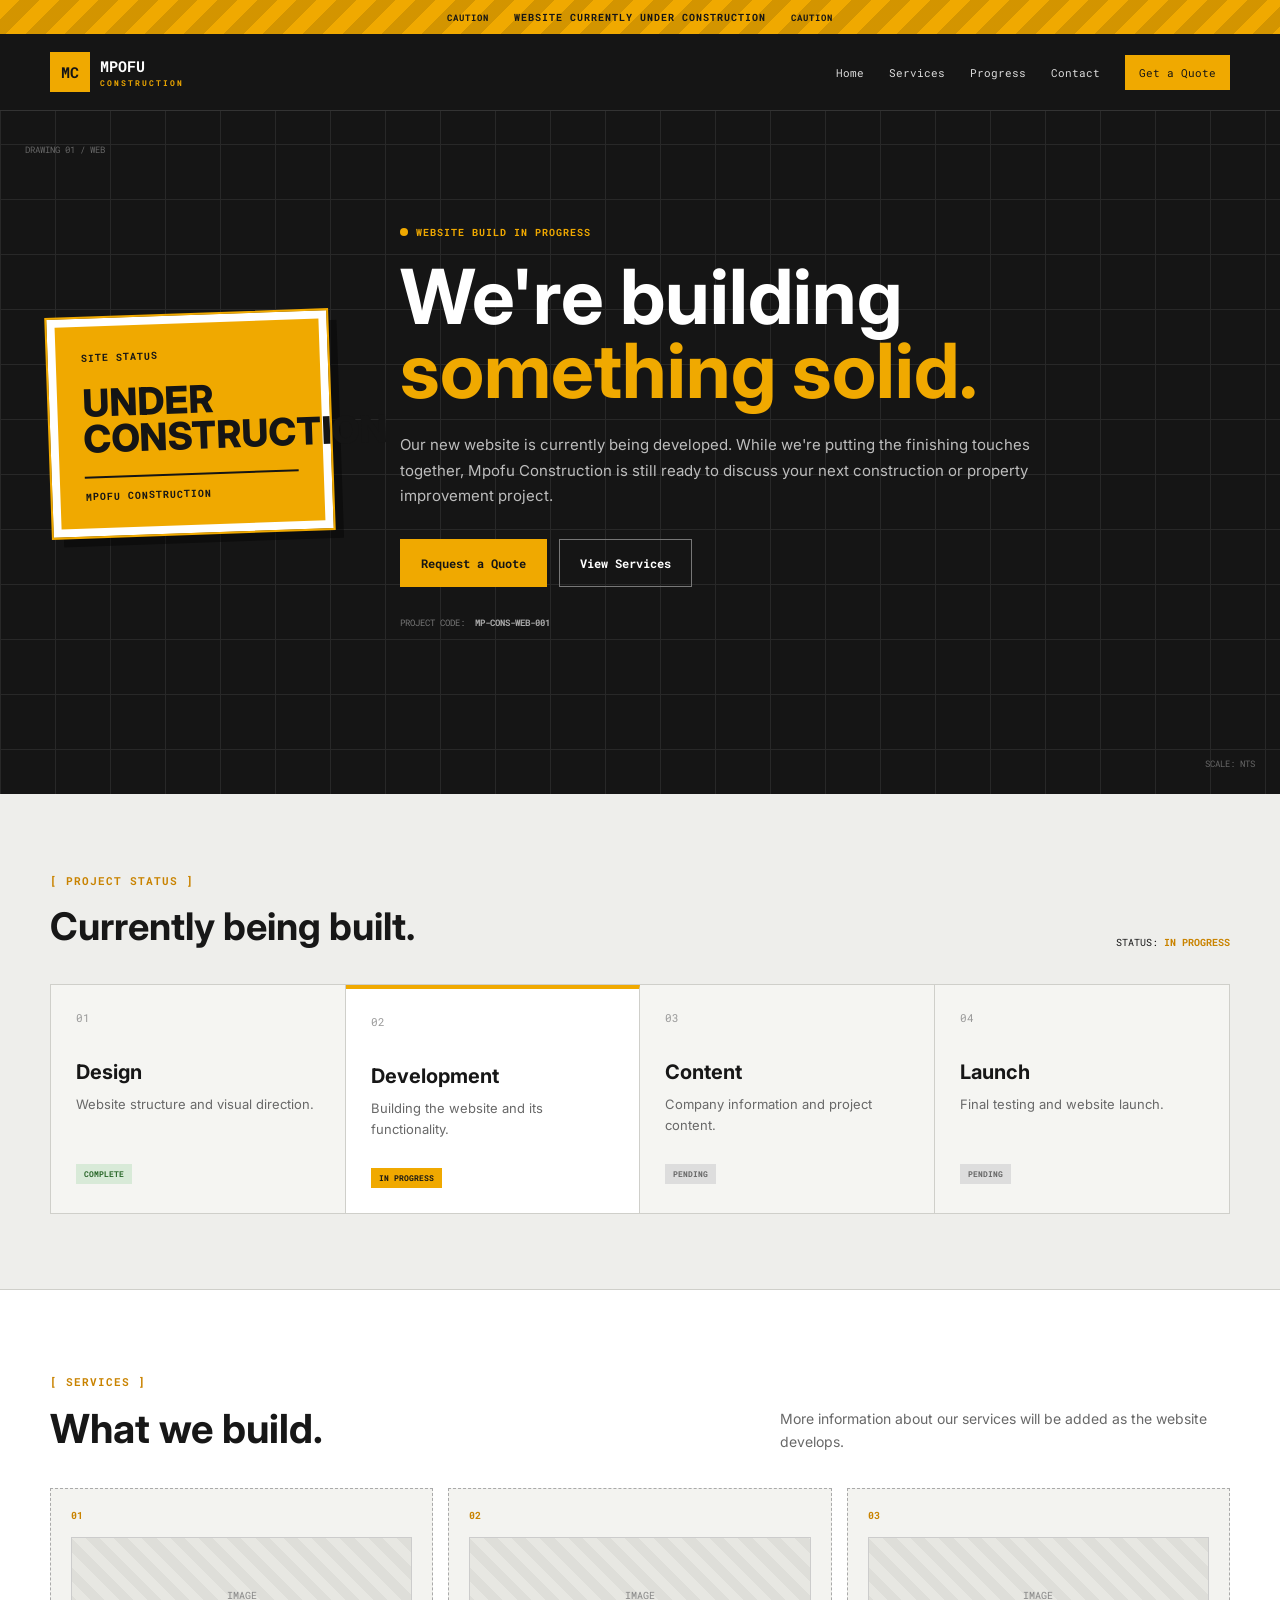
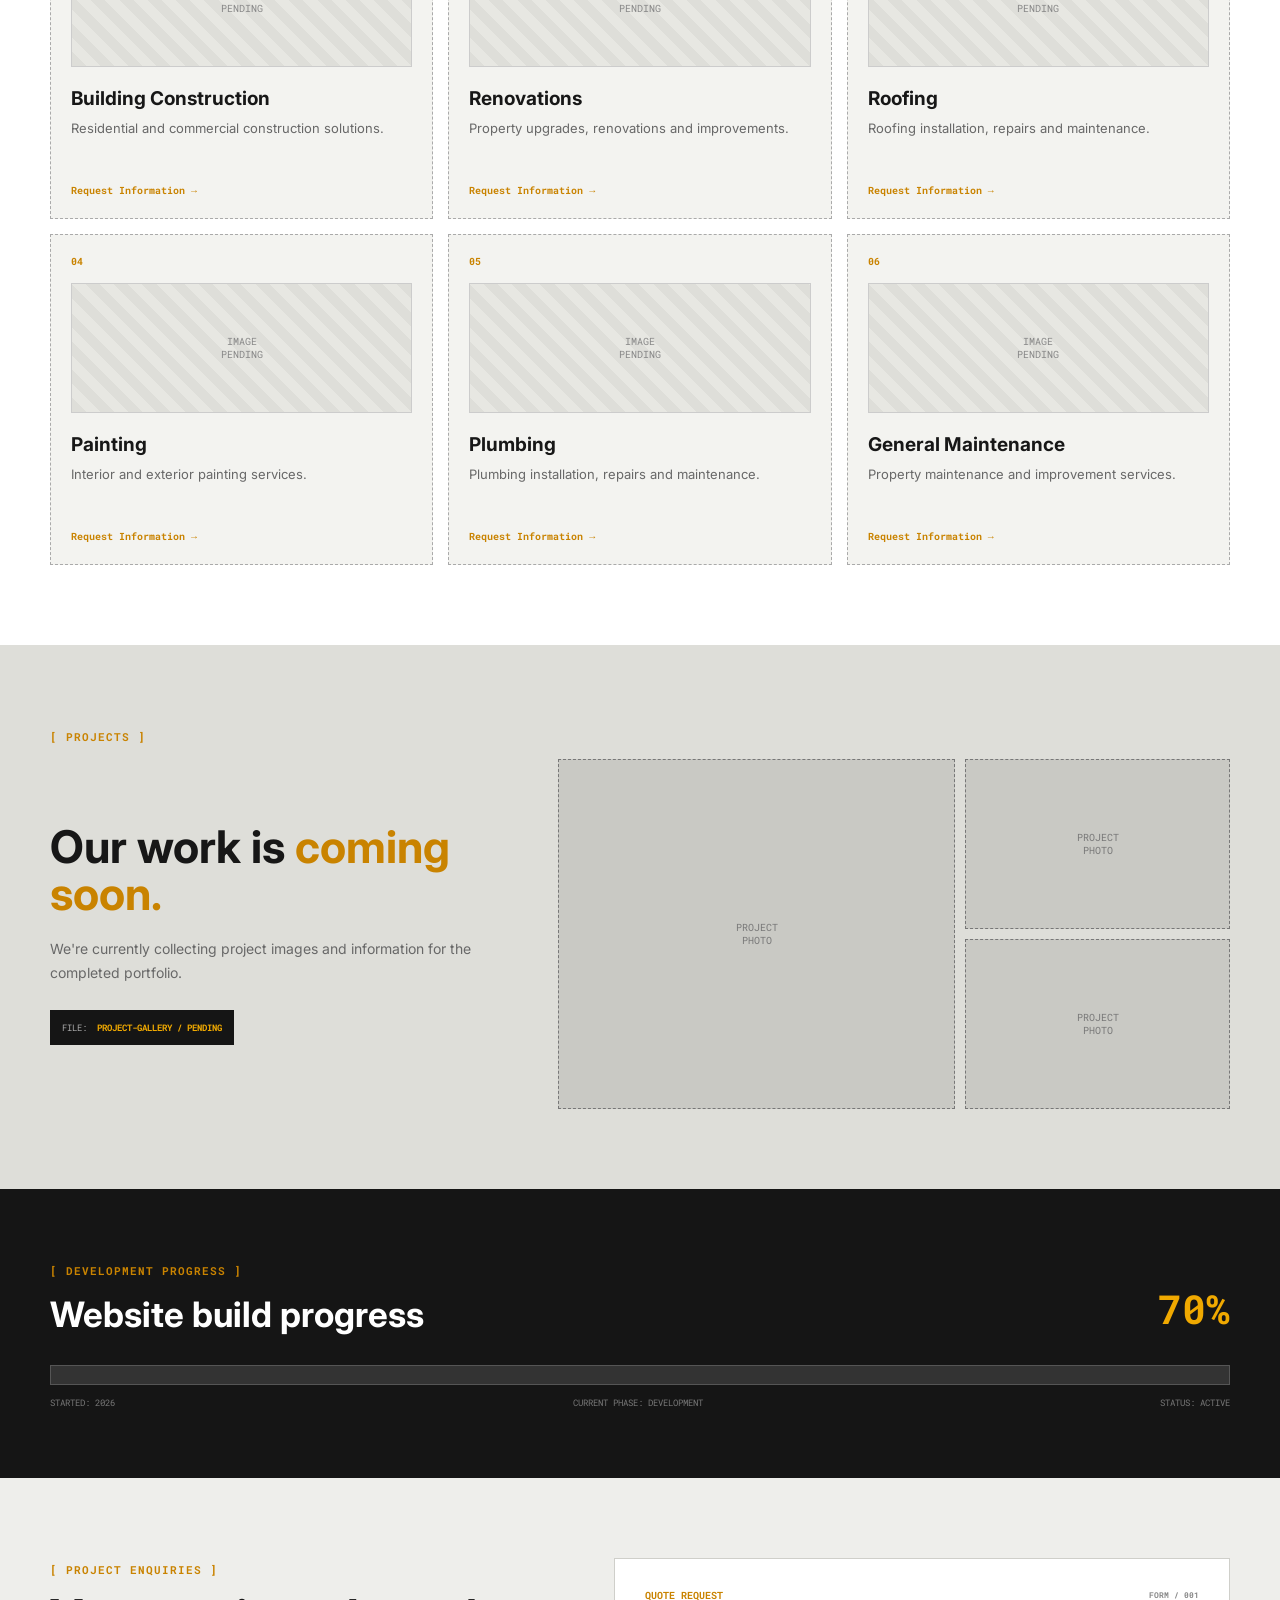
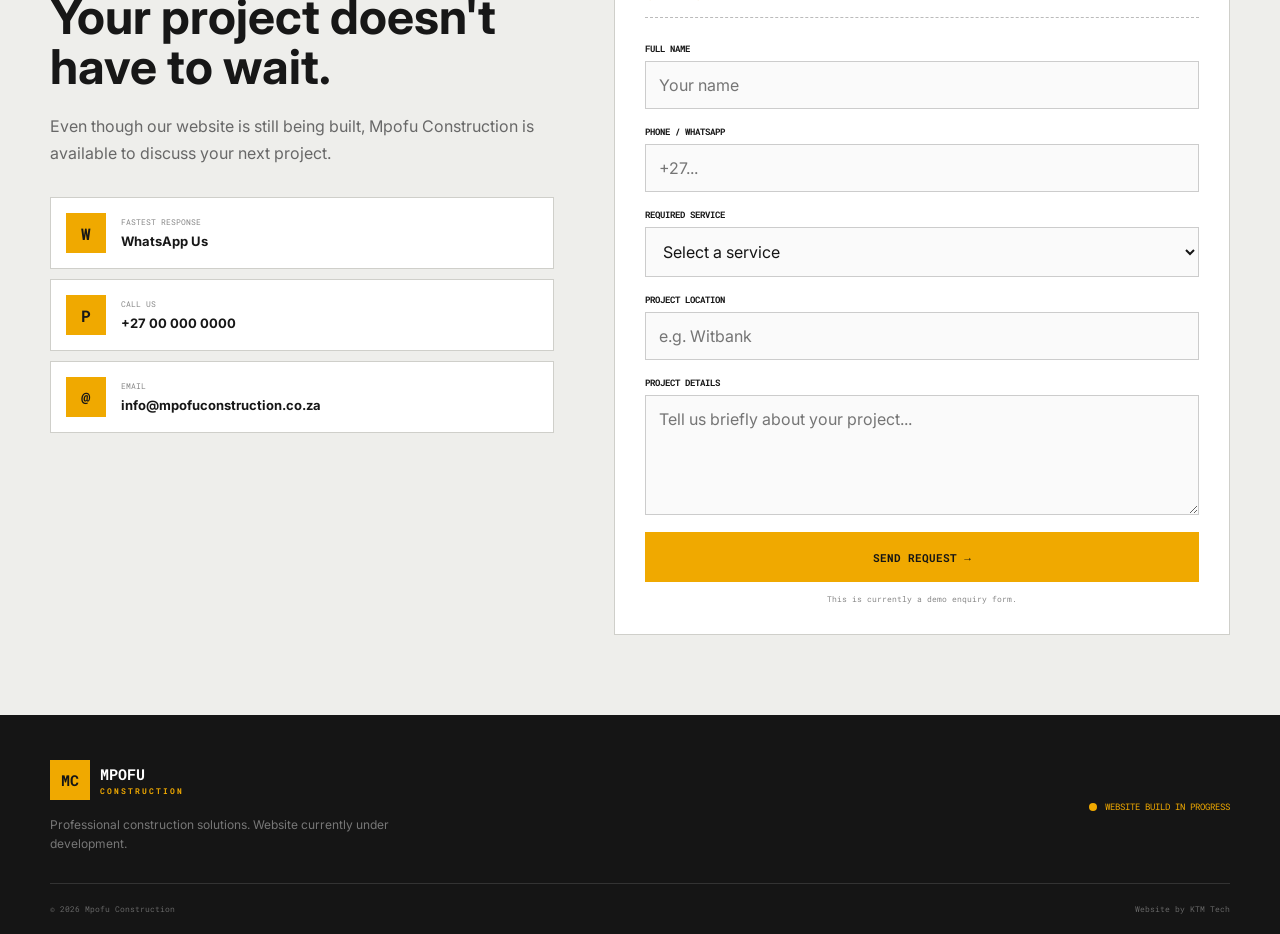
<file: Testing/index.html>
<!DOCTYPE html>
<html lang="en">

<head>

    <meta charset="UTF-8">
    <meta name="viewport" content="width=device-width, initial-scale=1.0">

    <title>Mpofu Construction | Website Under Construction</title>

    <meta
        name="description"
        content="Mpofu Construction - Professional construction and property improvement services in South Africa."
    >

    <link rel="preconnect" href="https://fonts.googleapis.com">
    <link rel="preconnect" href="https://fonts.gstatic.com" crossorigin>

    <link
        href="https://fonts.googleapis.com/css2?family=Inter:wght@400;500;600;700;800&family=Roboto+Mono:wght@400;500;600;700&display=swap"
        rel="stylesheet"
    >

    <link rel="stylesheet" href="styles.css">

</head>


<body>


    <!-- =====================================================
         TOP WARNING STRIP
    ====================================================== -->

    <div class="warning-strip">

        <div class="warning-pattern"></div>

        <div class="warning-content">

            <span>CAUTION</span>

            <p>
                WEBSITE CURRENTLY UNDER CONSTRUCTION
            </p>

            <span>CAUTION</span>

        </div>

    </div>


    <!-- =====================================================
         NAVIGATION
    ====================================================== -->

    <header class="navbar" id="navbar">

        <div class="container nav-inner">

            <a href="#home" class="logo">

                <div class="logo-mark">
                    MC
                </div>

                <div class="logo-text">
                    MPOFU
                    <span>CONSTRUCTION</span>
                </div>

            </a>


            <nav class="nav-links" id="navLinks">

                <a href="#home">Home</a>
                <a href="#services">Services</a>
                <a href="#progress">Progress</a>
                <a href="#contact">Contact</a>

                <a href="#contact" class="nav-cta">
                    Get a Quote
                </a>

            </nav>


            <button
                class="menu-btn"
                id="menuBtn"
                aria-label="Open navigation"
            >
                ☰
            </button>

        </div>

    </header>


    <!-- =====================================================
         MAIN
    ====================================================== -->

    <main>


        <!-- =================================================
             HERO / UNDER CONSTRUCTION
        ================================================== -->

        <section class="construction-hero" id="home">

            <div class="blueprint-grid"></div>

            <div class="container hero-container">

                <div class="construction-sign">

                    <div class="sign-top">
                        SITE STATUS
                    </div>

                    <div class="sign-main">
                        UNDER
                        <br>
                        CONSTRUCTION
                    </div>

                    <div class="sign-bottom">
                        MPOFU CONSTRUCTION
                    </div>

                </div>


                <div class="hero-content">

                    <div class="eyebrow">

                        <span class="status-dot"></span>

                        WEBSITE BUILD IN PROGRESS

                    </div>


                    <h1>
                        We're building
                        <span>something solid.</span>
                    </h1>


                    <p>
                        Our new website is currently being developed.
                        While we're putting the finishing touches together,
                        Mpofu Construction is still ready to discuss your
                        next construction or property improvement project.
                    </p>


                    <div class="hero-buttons">

                        <a
                            href="#contact"
                            class="button button-primary"
                        >
                            Request a Quote
                        </a>

                        <a
                            href="#services"
                            class="button button-secondary"
                        >
                            View Services
                        </a>

                    </div>


                    <div class="hero-note">

                        <span>PROJECT CODE:</span>

                        <strong>MP-CONS-WEB-001</strong>

                    </div>

                </div>

            </div>


            <div class="blueprint-label label-top-left">
                DRAWING 01 / WEB
            </div>

            <div class="blueprint-label label-bottom-right">
                SCALE: NTS
            </div>

        </section>


        <!-- =================================================
             COMPANY STATUS
        ================================================== -->

        <section class="status-section">

            <div class="container">

                <div class="section-heading-row">

                    <div>

                        <div class="section-tag">
                            PROJECT STATUS
                        </div>

                        <h2>
                            Currently being built.
                        </h2>

                    </div>

                    <div class="status-code">
                        STATUS: <strong>IN PROGRESS</strong>
                    </div>

                </div>


                <div class="status-grid">

                    <div class="status-card">

                        <span class="status-number">
                            01
                        </span>

                        <h3>
                            Design
                        </h3>

                        <p>
                            Website structure and visual direction.
                        </p>

                        <span class="complete">
                            COMPLETE
                        </span>

                    </div>


                    <div class="status-card active">

                        <span class="status-number">
                            02
                        </span>

                        <h3>
                            Development
                        </h3>

                        <p>
                            Building the website and its functionality.
                        </p>

                        <span class="building">
                            IN PROGRESS
                        </span>

                    </div>


                    <div class="status-card">

                        <span class="status-number">
                            03
                        </span>

                        <h3>
                            Content
                        </h3>

                        <p>
                            Company information and project content.
                        </p>

                        <span class="pending">
                            PENDING
                        </span>

                    </div>


                    <div class="status-card">

                        <span class="status-number">
                            04
                        </span>

                        <h3>
                            Launch
                        </h3>

                        <p>
                            Final testing and website launch.
                        </p>

                        <span class="pending">
                            PENDING
                        </span>

                    </div>

                </div>

            </div>

        </section>


        <!-- =================================================
             SERVICES
        ================================================== -->

        <section class="services-section" id="services">

            <div class="container">

                <div class="section-tag">
                    SERVICES
                </div>

                <div class="services-heading">

                    <h2>
                        What we build.
                    </h2>

                    <p>
                        More information about our services will be
                        added as the website develops.
                    </p>

                </div>


                <div class="service-grid">


                    <article class="service-box">

                        <div class="service-number">
                            01
                        </div>

                        <div class="placeholder-image">
                            <span>
                                IMAGE<br>
                                PENDING
                            </span>
                        </div>

                        <h3>
                            Building Construction
                        </h3>

                        <p>
                            Residential and commercial construction
                            solutions.
                        </p>

                        <a href="#contact">
                            Request Information →
                        </a>

                    </article>


                    <article class="service-box">

                        <div class="service-number">
                            02
                        </div>

                        <div class="placeholder-image">
                            <span>
                                IMAGE<br>
                                PENDING
                            </span>
                        </div>

                        <h3>
                            Renovations
                        </h3>

                        <p>
                            Property upgrades, renovations and
                            improvements.
                        </p>

                        <a href="#contact">
                            Request Information →
                        </a>

                    </article>


                    <article class="service-box">

                        <div class="service-number">
                            03
                        </div>

                        <div class="placeholder-image">
                            <span>
                                IMAGE<br>
                                PENDING
                            </span>
                        </div>

                        <h3>
                            Roofing
                        </h3>

                        <p>
                            Roofing installation, repairs and
                            maintenance.
                        </p>

                        <a href="#contact">
                            Request Information →
                        </a>

                    </article>


                    <article class="service-box">

                        <div class="service-number">
                            04
                        </div>

                        <div class="placeholder-image">
                            <span>
                                IMAGE<br>
                                PENDING
                            </span>
                        </div>

                        <h3>
                            Painting
                        </h3>

                        <p>
                            Interior and exterior painting services.
                        </p>

                        <a href="#contact">
                            Request Information →
                        </a>

                    </article>


                    <article class="service-box">

                        <div class="service-number">
                            05
                        </div>

                        <div class="placeholder-image">
                            <span>
                                IMAGE<br>
                                PENDING
                            </span>
                        </div>

                        <h3>
                            Plumbing
                        </h3>

                        <p>
                            Plumbing installation, repairs and
                            maintenance.
                        </p>

                        <a href="#contact">
                            Request Information →
                        </a>

                    </article>


                    <article class="service-box">

                        <div class="service-number">
                            06
                        </div>

                        <div class="placeholder-image">
                            <span>
                                IMAGE<br>
                                PENDING
                            </span>
                        </div>

                        <h3>
                            General Maintenance
                        </h3>

                        <p>
                            Property maintenance and improvement
                            services.
                        </p>

                        <a href="#contact">
                            Request Information →
                        </a>

                    </article>


                </div>

            </div>

        </section>


        <!-- =================================================
             PROJECT PLACEHOLDER
        ================================================== -->

        <section class="projects-section">

            <div class="container">

                <div class="section-tag">
                    PROJECTS
                </div>

                <div class="projects-layout">

                    <div class="project-intro">

                        <h2>
                            Our work is
                            <span>coming soon.</span>
                        </h2>

                        <p>
                            We're currently collecting project images
                            and information for the completed portfolio.
                        </p>

                        <div class="file-box">

                            <span>
                                FILE:
                            </span>

                            <strong>
                                PROJECT-GALLERY / PENDING
                            </strong>

                        </div>

                    </div>


                    <div class="project-placeholders">

                        <div class="project-placeholder large">
                            <span>
                                PROJECT<br>
                                PHOTO
                            </span>
                        </div>

                        <div class="project-placeholder">
                            <span>
                                PROJECT<br>
                                PHOTO
                            </span>
                        </div>

                        <div class="project-placeholder">
                            <span>
                                PROJECT<br>
                                PHOTO
                            </span>
                        </div>

                    </div>

                </div>

            </div>

        </section>


        <!-- =================================================
             PROGRESS
        ================================================== -->

        <section class="progress-section" id="progress">

            <div class="container progress-container">

                <div class="progress-header">

                    <div>

                        <div class="section-tag">
                            DEVELOPMENT PROGRESS
                        </div>

                        <h2>
                            Website build progress
                        </h2>

                    </div>

                    <strong class="progress-percentage">
                        70%
                    </strong>

                </div>


                <div class="progress-bar">

                    <div
                        class="progress-fill"
                        id="progressFill"
                    ></div>

                </div>


                <div class="progress-details">

                    <span>
                        STARTED: 2026
                    </span>

                    <span>
                        CURRENT PHASE: DEVELOPMENT
                    </span>

                    <span>
                        STATUS: ACTIVE
                    </span>

                </div>

            </div>

        </section>


        <!-- =================================================
             CONTACT / LEAD GENERATION
        ================================================== -->

        <section class="contact-section" id="contact">

            <div class="container contact-grid">


                <div class="contact-information">

                    <div class="section-tag">
                        PROJECT ENQUIRIES
                    </div>

                    <h2>
                        Your project
                        doesn't have to wait.
                    </h2>

                    <p>
                        Even though our website is still being built,
                        Mpofu Construction is available to discuss
                        your next project.
                    </p>


                    <div class="contact-options">

                        <a
                            href="https://wa.me/27000000000"
                            class="contact-option"
                            target="_blank"
                            rel="noopener noreferrer"
                        >

                            <span class="contact-option-icon">
                                W
                            </span>

                            <span>

                                <small>
                                    FASTEST RESPONSE
                                </small>

                                <strong>
                                    WhatsApp Us
                                </strong>

                            </span>

                        </a>


                        <a
                            href="tel:+27000000000"
                            class="contact-option"
                        >

                            <span class="contact-option-icon">
                                P
                            </span>

                            <span>

                                <small>
                                    CALL US
                                </small>

                                <strong>
                                    +27 00 000 0000
                                </strong>

                            </span>

                        </a>


                        <a
                            href="mailto:info@mpofuconstruction.co.za"
                            class="contact-option"
                        >

                            <span class="contact-option-icon">
                                @
                            </span>

                            <span>

                                <small>
                                    EMAIL
                                </small>

                                <strong>
                                    info@mpofuconstruction.co.za
                                </strong>

                            </span>

                        </a>

                    </div>

                </div>


                <form
                    class="quote-form"
                    id="quoteForm"
                >

                    <div class="form-header">

                        <span>
                            QUOTE REQUEST
                        </span>

                        <small>
                            FORM / 001
                        </small>

                    </div>


                    <div class="form-group">

                        <label for="name">
                            Full Name
                        </label>

                        <input
                            type="text"
                            id="name"
                            name="name"
                            placeholder="Your name"
                            required
                        >

                    </div>


                    <div class="form-group">

                        <label for="phone">
                            Phone / WhatsApp
                        </label>

                        <input
                            type="tel"
                            id="phone"
                            name="phone"
                            placeholder="+27..."
                            required
                        >

                    </div>


                    <div class="form-group">

                        <label for="service">
                            Required Service
                        </label>

                        <select
                            id="service"
                            name="service"
                        >

                            <option value="">
                                Select a service
                            </option>

                            <option value="Building Construction">
                                Building Construction
                            </option>

                            <option value="Renovations">
                                Renovations
                            </option>

                            <option value="Roofing">
                                Roofing
                            </option>

                            <option value="Painting">
                                Painting
                            </option>

                            <option value="Plumbing">
                                Plumbing
                            </option>

                            <option value="General Maintenance">
                                General Maintenance
                            </option>

                            <option value="Other">
                                Other
                            </option>

                        </select>

                    </div>


                    <div class="form-group">

                        <label for="location">
                            Project Location
                        </label>

                        <input
                            type="text"
                            id="location"
                            name="location"
                            placeholder="e.g. Witbank"
                        >

                    </div>


                    <div class="form-group">

                        <label for="message">
                            Project Details
                        </label>

                        <textarea
                            id="message"
                            name="message"
                            placeholder="Tell us briefly about your project..."
                            required
                        ></textarea>

                    </div>


                    <button
                        type="submit"
                        class="submit-button"
                    >
                        SEND REQUEST →
                    </button>


                    <p class="form-note">
                        This is currently a demo enquiry form.
                    </p>

                </form>

            </div>

        </section>


    </main>


    <!-- =====================================================
         FOOTER
    ====================================================== -->

    <footer>

        <div class="container footer-content">

            <div class="footer-brand">

                <a href="#home" class="logo">

                    <div class="logo-mark">
                        MC
                    </div>

                    <div class="logo-text">
                        MPOFU
                        <span>CONSTRUCTION</span>
                    </div>

                </a>

                <p>
                    Professional construction solutions.
                    Website currently under development.
                </p>

            </div>


            <div class="footer-status">

                <span class="status-dot"></span>

                WEBSITE BUILD IN PROGRESS

            </div>


            <div class="footer-bottom">

                <span>
                    © 2026 Mpofu Construction
                </span>

                <span>
                    Website by KTM Tech
                </span>

            </div>

        </div>

    </footer>


    <script src="scripts.js"></script>

</body>

</html>
</file>
<file: Testing/styles.css>
/* =========================================================
   MPOFU CONSTRUCTION
   WEBSITE UNDER CONSTRUCTION
========================================================= */


/* =========================================================
   RESET
========================================================= */

* {
    margin: 0;
    padding: 0;
    box-sizing: border-box;
}

html {
    scroll-behavior: smooth;
}

body {
    font-family: "Inter", sans-serif;
    background: #eeeeeb;
    color: #171717;
    overflow-x: hidden;
}

a {
    color: inherit;
    text-decoration: none;
}

button,
input,
textarea,
select {
    font: inherit;
}

img {
    width: 100%;
    display: block;
}


/* =========================================================
   VARIABLES
========================================================= */

:root {
    --black: #151515;
    --dark: #202020;
    --grey: #686868;
    --light-grey: #deded9;
    --background: #eeeeeb;
    --white: #ffffff;
    --yellow: #f0a900;
    --yellow-dark: #c98300;
    --red: #c93225;
    --border: #cfcfca;
    --container: 1180px;
}


/* =========================================================
   GENERAL
========================================================= */

.container {
    width: min(var(--container), calc(100% - 40px));
    margin: 0 auto;
}

.section-tag {
    display: inline-block;
    margin-bottom: 15px;
    color: var(--yellow-dark);
    font-family: "Roboto Mono", monospace;
    font-size: 11px;
    font-weight: 700;
    letter-spacing: 1px;
}

.section-tag::before {
    content: "[ ";
}

.section-tag::after {
    content: " ]";
}

h1,
h2,
h3 {
    font-weight: 700;
}

.button {
    display: inline-flex;
    align-items: center;
    justify-content: center;
    min-height: 48px;
    padding: 0 20px;
    border: 1px solid transparent;
    font-family: "Roboto Mono", monospace;
    font-size: 12px;
    font-weight: 700;
    transition: 0.2s ease;
}

.button-primary {
    background: var(--yellow);
    color: var(--black);
}

.button-primary:hover {
    background: var(--yellow-dark);
}

.button-secondary {
    border-color: #777;
    color: var(--white);
}

.button-secondary:hover {
    background: var(--white);
    color: var(--black);
}


/* =========================================================
   WARNING STRIP
========================================================= */

.warning-strip {
    position: relative;
    height: 34px;
    overflow: hidden;
    background: var(--yellow);
    color: var(--black);
}

.warning-pattern {
    position: absolute;
    inset: 0;
    background: repeating-linear-gradient(
        135deg,
        transparent 0,
        transparent 14px,
        rgba(0, 0, 0, 0.12) 14px,
        rgba(0, 0, 0, 0.12) 28px
    );
}

.warning-content {
    position: relative;
    z-index: 2;
    height: 100%;
    display: flex;
    align-items: center;
    justify-content: center;
    gap: 25px;
    font-family: "Roboto Mono", monospace;
    font-size: 10px;
    font-weight: 700;
    letter-spacing: 1px;
}

.warning-content span {
    font-size: 9px;
}

.warning-content p {
    margin: 0;
}


/* =========================================================
   NAVIGATION
========================================================= */

.navbar {
    position: absolute;
    top: 34px;
    left: 0;
    width: 100%;
    z-index: 1000;
    padding: 18px 0;
    background: var(--black);
    border-bottom: 1px solid #333;
}

.navbar.scrolled {
    position: fixed;
    top: 0;
}

.nav-inner {
    display: flex;
    align-items: center;
    justify-content: space-between;
}

.logo {
    display: flex;
    align-items: center;
    gap: 10px;
    color: var(--white);
}

.logo-mark {
    width: 40px;
    height: 40px;
    display: grid;
    place-items: center;
    background: var(--yellow);
    color: var(--black);
    font-family: "Roboto Mono", monospace;
    font-size: 15px;
    font-weight: 700;
}

.logo-text {
    font-family: "Roboto Mono", monospace;
    font-size: 15px;
    font-weight: 700;
}

.logo-text span {
    display: block;
    color: var(--yellow);
    font-size: 8px;
    letter-spacing: 2px;
    margin-top: 2px;
}

.nav-links {
    display: flex;
    align-items: center;
    gap: 25px;
    color: #ddd;
    font-family: "Roboto Mono", monospace;
    font-size: 11px;
}

.nav-links a:hover {
    color: var(--yellow);
}

.nav-cta {
    padding: 10px 14px;
    background: var(--yellow);
    color: var(--black) !important;
}

.nav-cta:hover {
    background: var(--white);
}

.menu-btn {
    display: none;
    width: 40px;
    height: 40px;
    background: transparent;
    border: 1px solid #555;
    color: var(--white);
    cursor: pointer;
    font-size: 18px;
}


/* =========================================================
   HERO
========================================================= */

.construction-hero {
    position: relative;
    min-height: 760px;
    display: flex;
    align-items: center;
    padding: 100px 0 80px;
    background: var(--black);
    color: var(--white);
    overflow: hidden;
}

.blueprint-grid {
    position: absolute;
    inset: 0;
    opacity: 0.08;
    background-image:
        linear-gradient(#fff 1px, transparent 1px),
        linear-gradient(90deg, #fff 1px, transparent 1px);
    background-size: 55px 55px;
}

.hero-container {
    position: relative;
    z-index: 2;
    display: grid;
    grid-template-columns: 280px 1fr;
    gap: 70px;
    align-items: center;
}

.construction-sign {
    background: var(--yellow);
    color: var(--black);
    border: 8px solid var(--white);
    outline: 2px solid var(--yellow);
    padding: 25px;
    transform: rotate(-2deg);
    box-shadow: 10px 10px 0 rgba(0, 0, 0, 0.4);
}

.sign-top,
.sign-bottom {
    font-family: "Roboto Mono", monospace;
    font-size: 10px;
    font-weight: 700;
    letter-spacing: 1px;
}

.sign-main {
    padding: 20px 0;
    font-size: 38px;
    line-height: 0.95;
    font-weight: 800;
}

.sign-bottom {
    border-top: 2px solid var(--black);
    padding-top: 12px;
}

.eyebrow {
    display: inline-flex;
    align-items: center;
    gap: 8px;
    margin-bottom: 20px;
    color: var(--yellow);
    font-family: "Roboto Mono", monospace;
    font-size: 10px;
    font-weight: 700;
    letter-spacing: 1px;
}

.status-dot {
    width: 8px;
    height: 8px;
    display: inline-block;
    border-radius: 50%;
    background: var(--yellow);
}

.hero-content h1 {
    max-width: 750px;
    margin-bottom: 25px;
    font-size: clamp(45px, 7vw, 76px);
    line-height: 0.98;
}

.hero-content h1 span {
    display: block;
    color: var(--yellow);
}

.hero-content > p {
    max-width: 650px;
    margin-bottom: 30px;
    color: #bdbdbd;
    line-height: 1.7;
    font-size: 15px;
}

.hero-buttons {
    display: flex;
    flex-wrap: wrap;
    gap: 12px;
}

.hero-note {
    display: flex;
    gap: 10px;
    margin-top: 30px;
    color: #777;
    font-family: "Roboto Mono", monospace;
    font-size: 9px;
}

.hero-note strong {
    color: #aaa;
}

.blueprint-label {
    position: absolute;
    z-index: 2;
    color: #666;
    font-family: "Roboto Mono", monospace;
    font-size: 9px;
}

.label-top-left {
    top: 110px;
    left: 25px;
}

.label-bottom-right {
    right: 25px;
    bottom: 25px;
}


/* =========================================================
   STATUS
========================================================= */

.status-section {
    padding: 75px 0;
    background: var(--background);
    border-bottom: 1px solid var(--border);
}

.section-heading-row {
    display: flex;
    align-items: end;
    justify-content: space-between;
    gap: 30px;
    margin-bottom: 35px;
}

.section-heading-row h2 {
    font-size: 38px;
}

.status-code {
    font-family: "Roboto Mono", monospace;
    font-size: 10px;
}

.status-code strong {
    color: var(--yellow-dark);
}

.status-grid {
    display: grid;
    grid-template-columns: repeat(4, 1fr);
    border: 1px solid var(--border);
}

.status-card {
    min-height: 220px;
    padding: 25px;
    background: #f5f5f2;
    border-right: 1px solid var(--border);
}

.status-card:last-child {
    border-right: none;
}

.status-card.active {
    background: var(--white);
    border-top: 4px solid var(--yellow);
}

.status-number {
    display: block;
    margin-bottom: 35px;
    color: #999;
    font-family: "Roboto Mono", monospace;
    font-size: 11px;
}

.status-card h3 {
    margin-bottom: 10px;
    font-size: 20px;
}

.status-card p {
    min-height: 50px;
    color: var(--grey);
    font-size: 13px;
    line-height: 1.6;
}

.complete,
.building,
.pending {
    display: inline-block;
    margin-top: 20px;
    padding: 5px 8px;
    font-family: "Roboto Mono", monospace;
    font-size: 8px;
    font-weight: 700;
}

.complete {
    background: #d8ead8;
    color: #286628;
}

.building {
    background: var(--yellow);
    color: var(--black);
}

.pending {
    background: #ddd;
    color: #666;
}


/* =========================================================
   SERVICES
========================================================= */

.services-section {
    padding: 80px 0;
    background: var(--white);
}

.services-heading {
    display: flex;
    justify-content: space-between;
    align-items: end;
    gap: 30px;
    margin-bottom: 35px;
}

.services-heading h2 {
    font-size: 40px;
}

.services-heading p {
    max-width: 450px;
    color: var(--grey);
    font-size: 14px;
    line-height: 1.6;
}

.service-grid {
    display: grid;
    grid-template-columns: repeat(3, 1fr);
    gap: 15px;
}

.service-box {
    position: relative;
    padding: 20px;
    background: #f3f3f0;
    border: 1px dashed #aaa;
}

.service-box:hover {
    border-color: var(--yellow-dark);
}

.service-number {
    margin-bottom: 15px;
    color: var(--yellow-dark);
    font-family: "Roboto Mono", monospace;
    font-size: 10px;
    font-weight: 700;
}

.placeholder-image {
    height: 130px;
    display: grid;
    place-items: center;
    margin-bottom: 20px;
    background:
        repeating-linear-gradient(
            45deg,
            #deded9,
            #deded9 10px,
            #e7e7e2 10px,
            #e7e7e2 20px
        );
    border: 1px solid #ccc;
    color: #888;
    text-align: center;
    font-family: "Roboto Mono", monospace;
    font-size: 10px;
}

.service-box h3 {
    margin-bottom: 8px;
    font-size: 19px;
}

.service-box p {
    min-height: 45px;
    margin-bottom: 15px;
    color: var(--grey);
    font-size: 13px;
    line-height: 1.6;
}

.service-box a {
    color: var(--yellow-dark);
    font-family: "Roboto Mono", monospace;
    font-size: 10px;
    font-weight: 700;
}


/* =========================================================
   PROJECTS
========================================================= */

.projects-section {
    padding: 80px 0;
    background: #deded9;
}

.projects-layout {
    display: grid;
    grid-template-columns: 0.8fr 1.2fr;
    gap: 60px;
    align-items: center;
}

.project-intro h2 {
    max-width: 450px;
    margin-bottom: 20px;
    font-size: 45px;
    line-height: 1.05;
}

.project-intro h2 span {
    color: var(--yellow-dark);
}

.project-intro p {
    max-width: 450px;
    color: var(--grey);
    line-height: 1.7;
    font-size: 14px;
}

.file-box {
    display: inline-flex;
    gap: 10px;
    margin-top: 25px;
    padding: 12px;
    background: var(--black);
    color: #aaa;
    font-family: "Roboto Mono", monospace;
    font-size: 9px;
}

.file-box strong {
    color: var(--yellow);
}

.project-placeholders {
    display: grid;
    grid-template-columns: 1.5fr 1fr;
    grid-template-rows: 170px 170px;
    gap: 10px;
}

.project-placeholder {
    display: grid;
    place-items: center;
    background: #c9c9c4;
    border: 1px dashed #777;
    color: #777;
    text-align: center;
    font-family: "Roboto Mono", monospace;
    font-size: 10px;
}

.project-placeholder.large {
    grid-row: span 2;
}


/* =========================================================
   PROGRESS
========================================================= */

.progress-section {
    padding: 70px 0;
    background: var(--black);
    color: var(--white);
}

.progress-header {
    display: flex;
    justify-content: space-between;
    align-items: end;
    gap: 30px;
    margin-bottom: 30px;
}

.progress-header h2 {
    font-size: 35px;
}

.progress-percentage {
    color: var(--yellow);
    font-family: "Roboto Mono", monospace;
    font-size: 40px;
}

.progress-bar {
    height: 20px;
    background: #333;
    border: 1px solid #555;
}

.progress-fill {
    width: 0;
    height: 100%;
    background: var(--yellow);
    transition: width 1.5s ease;
}

.progress-details {
    display: flex;
    justify-content: space-between;
    gap: 20px;
    margin-top: 12px;
    color: #777;
    font-family: "Roboto Mono", monospace;
    font-size: 9px;
}


/* =========================================================
   CONTACT
========================================================= */

.contact-section {
    padding: 80px 0;
    background: var(--background);
}

.contact-grid {
    display: grid;
    grid-template-columns: 0.9fr 1.1fr;
    gap: 60px;
}

.contact-information h2 {
    max-width: 550px;
    margin-bottom: 20px;
    font-size: 48px;
    line-height: 1.05;
}

.contact-information > p {
    max-width: 500px;
    color: var(--grey);
    line-height: 1.7;
}

.contact-options {
    display: grid;
    gap: 10px;
    margin-top: 30px;
}

.contact-option {
    display: flex;
    align-items: center;
    gap: 15px;
    padding: 15px;
    background: var(--white);
    border: 1px solid var(--border);
}

.contact-option:hover {
    border-color: var(--yellow-dark);
}

.contact-option-icon {
    width: 40px;
    height: 40px;
    display: grid;
    place-items: center;
    background: var(--yellow);
    font-family: "Roboto Mono", monospace;
    font-weight: 700;
}

.contact-option small {
    display: block;
    margin-bottom: 3px;
    color: #888;
    font-family: "Roboto Mono", monospace;
    font-size: 8px;
}

.contact-option strong {
    font-size: 13px;
}

.quote-form {
    padding: 30px;
    background: var(--white);
    border: 1px solid var(--border);
}

.form-header {
    display: flex;
    justify-content: space-between;
    margin-bottom: 25px;
    padding-bottom: 15px;
    border-bottom: 1px dashed #bbb;
    font-family: "Roboto Mono", monospace;
    font-size: 10px;
    font-weight: 700;
}

.form-header span {
    color: var(--yellow-dark);
}

.form-header small {
    color: #888;
}

.form-group {
    display: grid;
    gap: 7px;
    margin-bottom: 17px;
}

.form-group label {
    font-family: "Roboto Mono", monospace;
    font-size: 9px;
    font-weight: 700;
    text-transform: uppercase;
}

.form-group input,
.form-group textarea,
.form-group select {
    width: 100%;
    padding: 13px;
    border: 1px solid #ccc;
    background: #fafafa;
    color: var(--black);
    outline: none;
}

.form-group input:focus,
.form-group textarea:focus,
.form-group select:focus {
    border-color: var(--yellow-dark);
}

.form-group textarea {
    min-height: 120px;
    resize: vertical;
}

.submit-button {
    width: 100%;
    min-height: 50px;
    border: none;
    background: var(--yellow);
    color: var(--black);
    font-family: "Roboto Mono", monospace;
    font-size: 11px;
    font-weight: 700;
    cursor: pointer;
}

.submit-button:hover {
    background: var(--yellow-dark);
}

.form-note {
    margin-top: 12px;
    color: #888;
    text-align: center;
    font-family: "Roboto Mono", monospace;
    font-size: 8px;
}


/* =========================================================
   FOOTER
========================================================= */

footer {
    padding: 45px 0 20px;
    background: var(--black);
    color: var(--white);
}

.footer-content {
    display: grid;
    grid-template-columns: 1fr auto;
    gap: 30px;
}

.footer-brand p {
    max-width: 350px;
    margin-top: 15px;
    color: #777;
    font-size: 12px;
    line-height: 1.6;
}

.footer-status {
    align-self: center;
    display: flex;
    align-items: center;
    gap: 8px;
    color: var(--yellow);
    font-family: "Roboto Mono", monospace;
    font-size: 9px;
}

.footer-bottom {
    grid-column: 1 / -1;
    display: flex;
    justify-content: space-between;
    padding-top: 20px;
    border-top: 1px solid #333;
    color: #666;
    font-family: "Roboto Mono", monospace;
    font-size: 8px;
}


/* =========================================================
   RESPONSIVE
========================================================= */

@media (max-width: 900px) {

    .nav-links {
        position: absolute;
        top: calc(100% + 1px);
        left: 20px;
        right: 20px;
        display: none;
        flex-direction: column;
        align-items: stretch;
        gap: 0;
        padding: 10px;
        background: var(--black);
        border: 1px solid #444;
    }

    .nav-links.active {
        display: flex;
    }

    .nav-links a {
        padding: 13px;
    }

    .nav-cta {
        text-align: center;
    }

    .menu-btn {
        display: block;
    }

    .hero-container {
        grid-template-columns: 1fr;
        gap: 45px;
    }

    .construction-sign {
        width: 240px;
    }

    .status-grid {
        grid-template-columns: 1fr 1fr;
    }

    .status-card:nth-child(2) {
        border-right: none;
    }

    .service-grid {
        grid-template-columns: 1fr 1fr;
    }

    .projects-layout,
    .contact-grid {
        grid-template-columns: 1fr;
        gap: 40px;
    }

    .footer-content {
        grid-template-columns: 1fr;
    }

    .footer-status {
        justify-self: start;
    }

    .footer-bottom {
        grid-column: auto;
    }
}


@media (max-width: 600px) {

    .container {
        width: calc(100% - 28px);
    }

    .warning-content {
        gap: 10px;
        font-size: 8px;
    }

    .construction-hero {
        min-height: 780px;
        padding-top: 120px;
    }

    .construction-sign {
        width: 210px;
    }

    .sign-main {
        font-size: 31px;
    }

    .hero-content h1 {
        font-size: 45px;
    }

    .hero-buttons {
        flex-direction: column;
        align-items: stretch;
    }

    .button {
        width: 100%;
    }

    .section-heading-row,
    .services-heading,
    .progress-header {
        display: block;
    }

    .section-heading-row h2,
    .services-heading h2,
    .progress-header h2 {
        font-size: 32px;
    }

    .status-code {
        margin-top: 15px;
    }

    .status-grid,
    .service-grid {
        grid-template-columns: 1fr;
    }

    .status-card {
        border-right: none;
        border-bottom: 1px solid var(--border);
    }

    .status-card:last-child {
        border-bottom: none;
    }

    .project-intro h2 {
        font-size: 38px;
    }

    .project-placeholders {
        grid-template-columns: 1fr;
        grid-template-rows: 200px 150px 150px;
    }

    .project-placeholder.large {
        grid-row: auto;
    }

    .progress-percentage {
        display: block;
        margin-top: 15px;
    }

    .progress-details {
        flex-direction: column;
        gap: 7px;
    }

    .contact-information h2 {
        font-size: 40px;
    }

    .quote-form {
        padding: 22px;
    }

    .footer-bottom {
        flex-direction: column;
        gap: 10px;
    }
}
</file>
